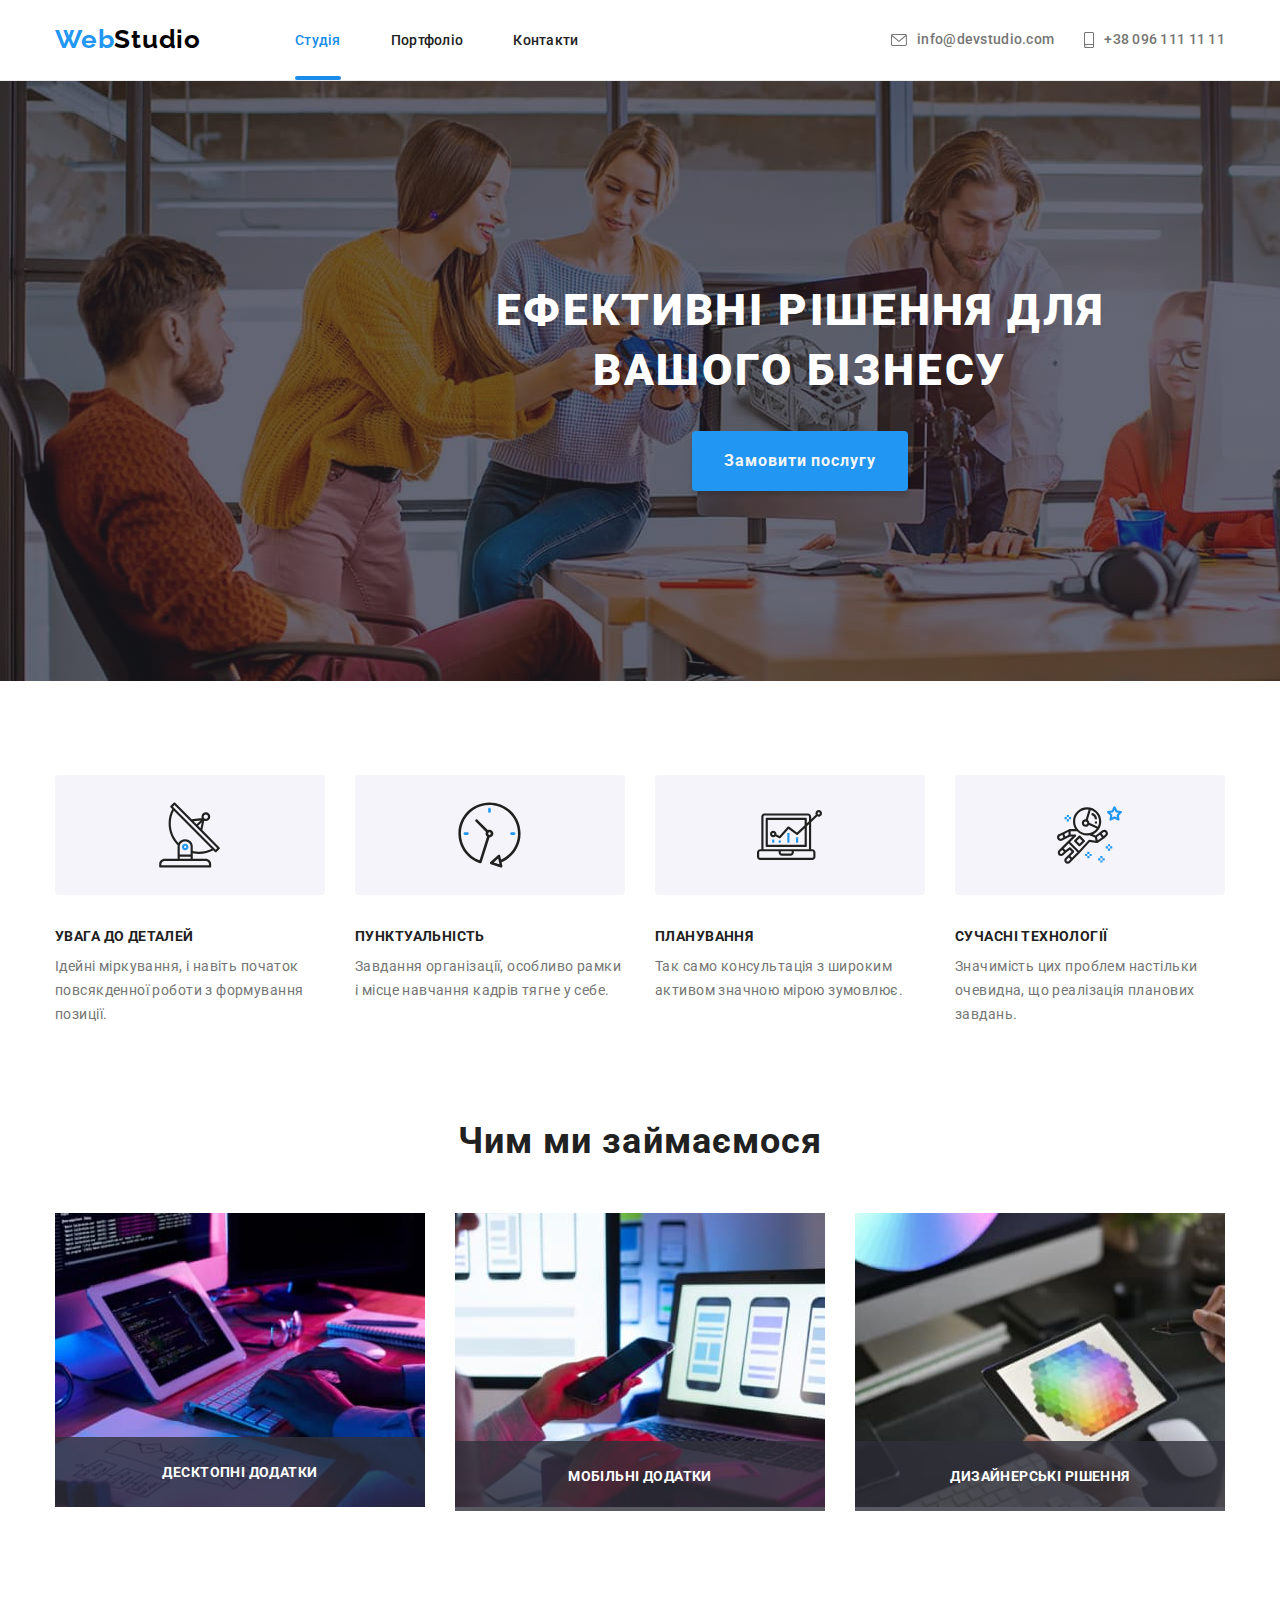
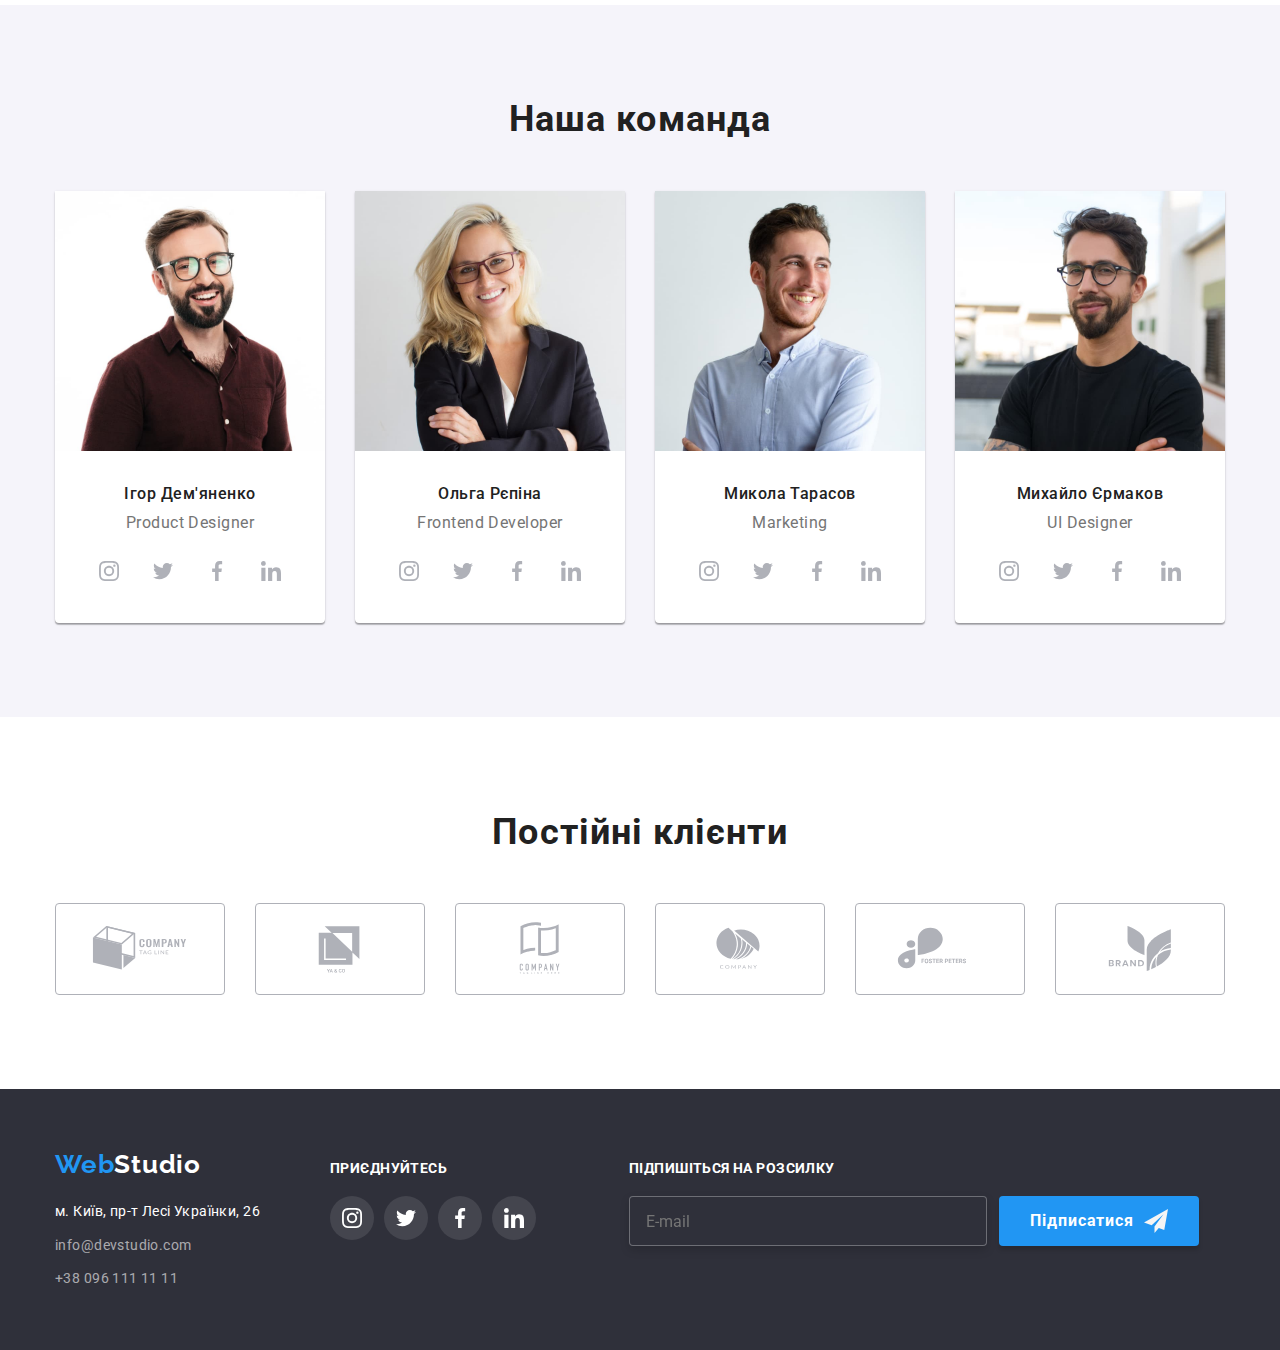
<file: index.html>
<!DOCTYPE html>
<html lang="uk">

<head>
  <meta charset="UTF-8">
  <meta http-equiv="X-UA-Compatible" content="IE=edge">
  <meta name="viewport" content="width=device-width, initial-scale=1.0">
  <title>homework</title>
  <link rel="preconnect" href="https://fonts.googleapis.com">
  <link rel="preconnect" href="https://fonts.gstatic.com" crossorigin>
  <link href="https://fonts.googleapis.com/css2?family=Raleway:wght@700&family=Roboto:wght@400;500;700;900&display=swap"
    rel="stylesheet">
  <link rel="stylesheet" href="https://cdnjs.cloudflare.com/ajax/libs/modern-normalize/1.0.0/modern-normalize.min.css">
  <link rel="stylesheet" href="./css/styles.css">
</head>





<body>

  <!--head-->


  <header class="border">

    <div class="container">
      <nav class="menu">
        <a class="logo-sait" href="./index.html"> <span style="color: #2196F3;">Web</span>Studio
        </a>
        <ul class="nav-item">
          <li class="item"><a class="nav-item-text current" href="./index.html">Студія</a></li>
          <li class="item"><a class="nav-item-text " href="./portfolio.html">Портфоліо</a></li>
          <li class="item"><a class="nav-item-text " href="#">Контакти</a></li>
        </ul>

        <ul class="conts">

          <li class="contacts-item">

            <a class="contacts-text " href="mailto:info@devstudio.com">
              <svg class="icon-heder " Width="16" Height="12">
                <use href="./img/symbol-defs.svg#icon-mail"></use>
              </svg>

              info@devstudio.com
            </a>
          </li>

          <li class="contacts-item">

            <a class="contacts-text" href="tel:+380961111111">
              <svg class=" wewr icon-heder " Width="10" Height="16">
                <use href="./img/symbol-defs.svg#icon-tel"></use>
              </svg>
              +38 096 111 11 11
            </a>
          </li>
        </ul>

      </nav>
    </div>

  </header>


  <!--main-->

  <main>
    <section class="hero-section">
      <div class="container">
        <h1 class="hero-text">Ефективні рішення для вашого бізнесу</h1>
        <button class="main-batton" data-modal-open type="button">Замовити послугу</button>
      </div>
    </section>




    <section class="peculiarities">
      <div class="container">
        <ul class="marker">

          <li class="ddd">
            <div class="dddd">
              <svg class="icon-rectangle">
                <use class="aaa" width="65" height="70" href="./img/symbol-features.svg#icon-antenna">
                </use>
              </svg>
            </div>
            <h3 class="h3-text">увага до деталей</h3>
            <p class="p">Ідейні міркування, і навіть початок повсякденної роботи з формування позиції.</p>
          </li>



          <li class="ddd">
            <div class="dddd">
              <svg class="icon-rectangle">
                <use class="aaa" width="65" height="70" href="./img/symbol-features.svg#icon-clock">
                </use>
              </svg>
            </div>
            <h3 class="h3-text">пунктуальність</h3>
            <p class="p">Завдання організації, особливо рамки і місце навчання кадрів тягне у себе.</p>
          </li>


          <li class="ddd">
            <div class="dddd">
              <svg class="icon-rectangle">
                <use class="aaa" width="65" height="70" href="./img/symbol-features.svg#icon-diagram">
                </use>
              </svg>
            </div>
            <h3 class="h3-text">планування</h3>
            <p class="p">Так само консультація з широким активом значною мірою зумовлює.</p>
          </li>



          <li class="ddd">
            <div class="dddd">
              <svg class="icon-rectangle">
                <use class="aaa" width="65" height="70" href="./img/symbol-features.svg#icon-astronaut">
                </use>
              </svg>
            </div>
            <h3 class="h3-text">сучасні технології</h3>
            <p class="p">Значимість цих проблем настільки очевидна, що реалізація планових завдань.</p>
          </li>
        </ul>
      </div>
    </section>



    <!--Чим ми займаємося-->
    <section class="What">
      <div class="container">
        <h2 class="h2-text">Чим ми займаємося</h2>
        <ul class="foto">

          <li>
            <div class="product-thumb">

              <h2 class="decor-img">Десктопні додатки</h2>
              <img src="./img/web1.jpg" alt="Чим ми займаємося" width=370 height="294">

            </div>


          </li>

          <div class="product-thumb">
            <h2 class="decor-img">Мобільні додатки</h2>
            <li><img src="./img/web2.jpg" alt="Чим ми займаємося" width=370 height="294"></li>
          </div>


          <div class="product-thumb">

            <h2 class="decor-img">Дизайнерські рішення</h2>
            <li><img src="./img/web3.jpg" alt="Чим ми займаємося" width=370 height="294"></li>

          </div>

        </ul>
      </div>
    </section>

    <!--Наша команда-->

    <section class="team">
      <div class="container">
        <h2 class="our-team">Наша команда</h2>


        <div class="rrr">
          <li class="team-foto"><img src="./img/igor.jpg" alt="Наша команда" width="270" height="260">
            <p class="name-team">Ігор Дем'яненко</p>
            <h3 class="team-professions">Product Designer</h3>





            <ul class="team-socials">
              <li class="team-socials-item">
                <a href="#" class="team-socials-link">

                  <svg class="team-socials-icon" width=20 height=20>
                    <use href="./img/symbol-social.svg#icon-instagram"></use>
                  </svg>

                </a>
              </li>

              <li class="team-socials-item">
                <a href="#" class="team-socials-link">

                  <svg class="team-socials-icon" width=20 height=20>
                    <use href="./img/symbol-social.svg#icon-twitter"></use>
                  </svg>

                </a>
              </li>

              <li class="team-socials-item">
                <a href="#" class="team-socials-link">

                  <svg class="team-socials-icon" width=20 height=20>
                    <use href="./img/symbol-social.svg#icon-facebook"></use>
                  </svg>

                </a>
              </li>

              <li class="team-socials-item">
                <a href="#" class="team-socials-link">

                  <svg class="team-socials-icon" width=20 height=20>
                    <use href="./img/symbol-social.svg#icon-linkedin"></use>
                  </svg>

                </a>
              </li>

            </ul>



          <li class="team-foto"><img src="./img/olga.jpg" alt="Наша команда" width="270" height="260">
            <p class="name-team">Ольга Рєпіна</p>
            <h3 class="team-professions">Frontend Developer</h3>
            <ul class="team-socials">
              <li class="team-socials-item">
                <a href="#" class="team-socials-link">

                  <svg class="team-socials-icon" width=20 height=20>
                    <use href="./img/symbol-social.svg#icon-instagram"></use>
                  </svg>

                </a>
              </li>

              <li class="team-socials-item">
                <a href="#" class="team-socials-link">

                  <svg class="team-socials-icon" width=20 height=20>
                    <use href="./img/symbol-social.svg#icon-twitter"></use>
                  </svg>

                </a>
              </li>

              <li class="team-socials-item">
                <a href="#" class="team-socials-link">

                  <svg class="team-socials-icon" width=20 height=20>
                    <use href="./img/symbol-social.svg#icon-facebook"></use>
                  </svg>

                </a>
              </li>

              <li class="team-socials-item">
                <a href="#" class="team-socials-link">

                  <svg class="team-socials-icon" width=20 height=20>
                    <use href="./img/symbol-social.svg#icon-linkedin"></use>
                  </svg>

                </a>
              </li>

            </ul>

          </li>


          <li class="team-foto"><img src="./img/mykola.jpg" alt="Наша команда" width="270" height="260">
            <p class="name-team">Микола Тарасов</p>
            <h3 class="team-professions">Marketing</h3>
            <ul class="team-socials">
              <li class="team-socials-item">
                <a href="#" class="team-socials-link">

                  <svg class="team-socials-icon" width=20 height=20>
                    <use href="./img/symbol-social.svg#icon-instagram"></use>
                  </svg>

                </a>
              </li>

              <li class="team-socials-item">
                <a href="#" class="team-socials-link">

                  <svg class="team-socials-icon" width=20 height=20>
                    <use href="./img/symbol-social.svg#icon-twitter"></use>
                  </svg>

                </a>
              </li>

              <li class="team-socials-item">
                <a href="#" class="team-socials-link">

                  <svg class="team-socials-icon" width=20 height=20>
                    <use href="./img/symbol-social.svg#icon-facebook"></use>
                  </svg>

                </a>
              </li>

              <li class="team-socials-item">
                <a href="#" class="team-socials-link">

                  <svg class="team-socials-icon" width=20 height=20>
                    <use href="./img/symbol-social.svg#icon-linkedin"></use>
                  </svg>

                </a>
              </li>

            </ul>
          </li>

          <li class="team-foto"><img src="./img/myxailo.jpg" alt="Наша команда" width="270" height="260">
            <p class="name-team">Михайло Єрмаков</p>
            <h3 class="team-professions">UI Designer</h3>

            <ul class="team-socials">

              <li class="team-socials-item">
                <a href="#" class="team-socials-link">
                  <svg class="team-socials-icon" width=20 height=20>
                    <use href="./img/symbol-social.svg#icon-instagram"></use>
                  </svg>
                </a>
              </li>

              <li class="team-socials-item">
                <a href="#" class="team-socials-link">
                  <svg class="team-socials-icon" width=20 height=20>
                    <use href="./img/symbol-social.svg#icon-twitter"></use>
                  </svg>
                </a>
              </li>

              <li class="team-socials-item">
                <a href="#" class="team-socials-link">
                  <svg class="team-socials-icon" width=20 height=20>
                    <use href="./img/symbol-social.svg#icon-facebook"></use>
                  </svg>
                </a>
              </li>

              <li class="team-socials-item">
                <a href="#" class="team-socials-link">
                  <svg class="team-socials-icon" width=20 height=20>
                    <use href="./img/symbol-social.svg#icon-linkedin"></use>
                  </svg>
                </a>
              </li>
            </ul>
          </li>
        </div>
    </section>



    <section class="ikn">
      <div class="container">
        <h2 class="ikns">Постійні клієнти</h2>

        <ul class="clients-list">

          <li class="clients">
            <a class="clients-link" href="#" target="_blank">
              <svg class="icon-company" width="106" height="60">
                <use href="./img/symbol-clients.svg#icon-Logo6"></use>
              </svg>
            </a>
          </li>

          <li class="clients">
            <a class="clients-link" href="#" target="_blank">
              <svg class="icon-company" width="106" height="60">
                <use href="./img/symbol-clients.svg#icon-Logo1"></use>
              </svg>
            </a>
          </li>

          <li class="clients">
            <a class="clients-link" href="#" target="_blank">
              <svg class="icon-company" width="106" height="60">
                <use href="./img/symbol-clients.svg#icon-Logo2"></use>
              </svg>
            </a>
          </li>

          <li class="clients">
            <a class="clients-link" href="#" target="_blank">
              <svg class="icon-company" width="106" height="60">
                <use href="./img/symbol-clients.svg#icon-Logo3"></use>
              </svg>
            </a>
          </li>

          <li class="clients">
            <a class="clients-link" href="#" target="_blank">
              <svg class="icon-company" width="106" height="60">
                <use href="./img/symbol-clients.svg#icon-Logo4"></use>
              </svg>
            </a>
          </li>

          <li class="clients">
            <a class="clients-link" href="#" target="_blank">
              <svg class="icon-company" width="106" height="60">
                <use href="./img/symbol-clients.svg#icon-Logo5"></use>
              </svg>
            </a>
          </li>

        </ul>
      </div>

    </section>


    <!--footer-->

    <footer class="address">


      <div class="container">
        <div class="footer-socials">
          <div class="adress-items">
            <a class="logo-nav-address" href="./index.html"> <span style="color: #2196F3;">Web</span>Studio </a>
            <ul class="contacts">
              <li class="cont"><a class="cont-address-text" href="https://goo.gl/maps/hf1jpu9bbmZNbc6U8" target="_blank"
                  rel="noopener norreffer">м. Київ, пр-т Лесі
                  Українки, 26</a></li>
              <li class="cont"><a class="cont-mail-text" href="mailto:info@devstudio.com">info@devstudio.com</a></li>
              <li class="cont"><a class="cont-tel-tex" href="tel:+380961111111">+38 096 111 11 11</a></li>
            </ul>
          </div>



          <div class="conect-items">
            <p>приєднуйтесь</p>
            <ul class="connect-list">
              <li class="connect-item">
                <a href="#" class="connect-link">
                  <svg width=20 height=20>
                    <use href="./img/symbol-social.svg#icon-instagram"></use>
                  </svg>
                </a>
              </li>

              <li class="connect-item">
                <a href="#" class="connect-link">
                  <svg width=20 height=20>
                    <use href="./img/symbol-social.svg#icon-twitter"></use>
                  </svg>
                </a>
              </li>

              <li class="connect-item">
                <a href="#" class="connect-link">
                  <svg width=20 height=20>
                    <use href="./img/symbol-social.svg#icon-facebook"></use>
                  </svg>
                </a>
              </li>

              <li class="connect-item">
                <a href="#" class="connect-link">
                  <svg width=20 height=20>
                    <use href="./img/symbol-social.svg#icon-linkedin"></use>
                  </svg>
                </a>
              </li>
            </ul>
          </div>


          <div class="form-email">
            <p>Підпишіться на розсилку</p>
            <div class="forms-button">
              <form action="name">
                <label for="mail">
                  <input class="mmm" type="email" name="mail" id="mail" placeholder="E-mail" />
                </label>
              </form>
              <button class="form-batton" type="submit">Підписатися
                <svg width=24 height=24>
                  <use href="./img/symbol-clients.svg#icon-send"></use>
                </svg></button>
            </div>
          </div>
        </div>




    </footer>

    <div class="backdrop is-hidden" data-modal>
      <div class="modal">
        <strong class="modal-text">Залиште свої дані, ми вам передзвонимо</strong>

        <form class="contact-form" name="contact-form">
          <label for="name">
            <span class="form-label"> Ім 'я </span>
            <span class="contact-form-box">
              <input class="form-input" type="text" name="name" id="name" />
              <svg class="contact-form-icon" width=18 height=18>
                <use href="./img/symbol-clients.svg#icon-person-black"></use>
              </svg>
            </span>
          </label>

          <label for="phone">
            <span class="form-label"> Телефон </span>
            <span class="contact-form-box">
              <input class="form-input" type="text" name="phone" id="phone" />
              <svg class="contact-form-icon" width=18 height=18>
                <use href="./img/symbol-clients.svg#icon-phone-black"></use>
              </svg>
            </span>

          </label>

          <label for="email">
            <span class="form-label"> Пошта </span>
            <span class="contact-form-box">
              <input class="form-input" type="text" name="email" id="email" />
              <svg class="contact-form-icon" width=18 height=18>
                <use href="./img/symbol-clients.svg#icon-email-black"></use>
              </svg>
            </span>
          </label>

          <label for="texterea">
            <span class="form-label"> Коментар </span>
            <textarea class="form-input-texterea form-input" id="texterea" placeholder="Введіть текст"></textarea>
          </label>




          <label class="contact-form-accept" for="accept">
            <input class="contact-form-checkbox" type="checkbox" name="accept" id="accept">
            <span class="checkbox-checked"></span>
            <span class="contact-form-text">Погоджуюся з розсилкою та приймаю
              <a class="contact-form-link" href="#">Умови договору</a>
            </span>
          </label>

          <button class="form-batton-modal" type="submit">Відправити</button>



        </form>


        <buttom class="btn-modal-close" data-modal-close>
          <svg class="modal-close-icon" href="#" width="18" height="18">
            <use href="./img/symbol-features.svg#icon-close"></use>
          </svg>
        </buttom>
      </div>
    </div>

    <script src="./js/modal.js"></script>
</body>

</html>
</file>
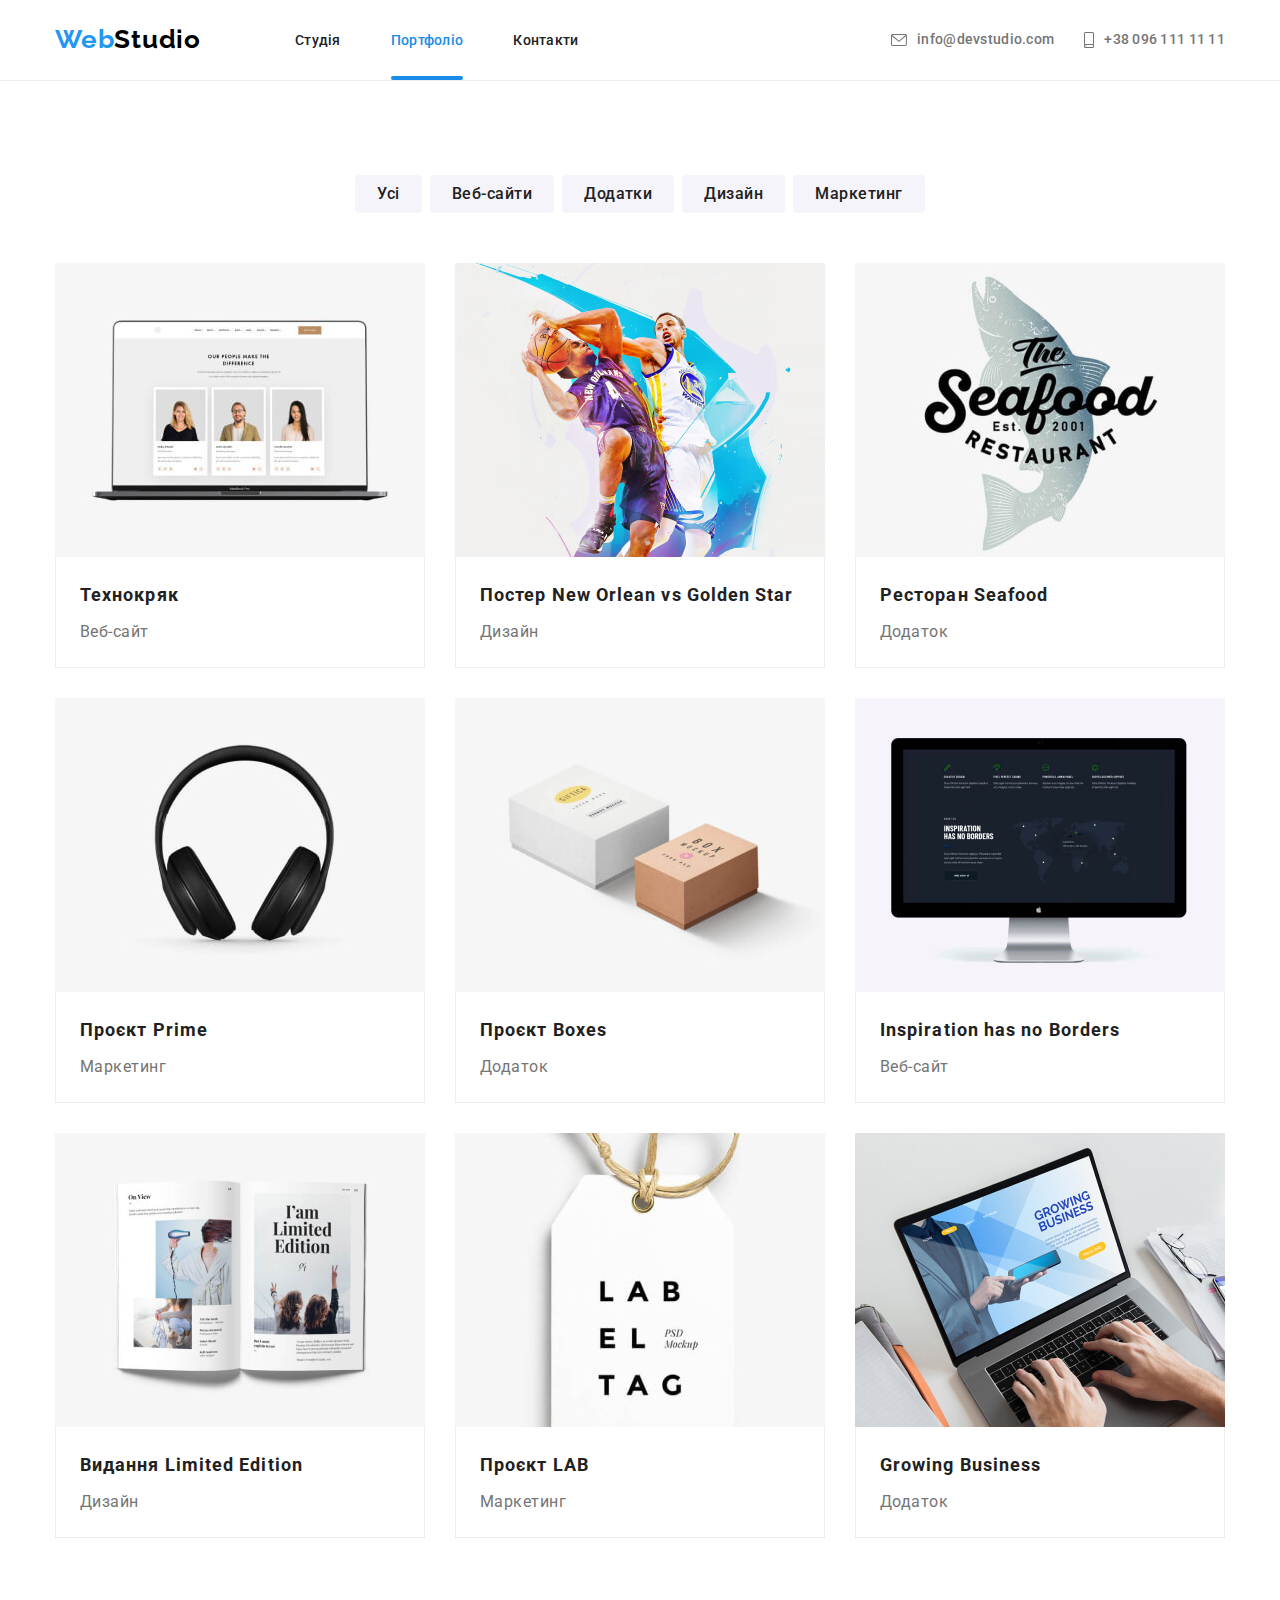
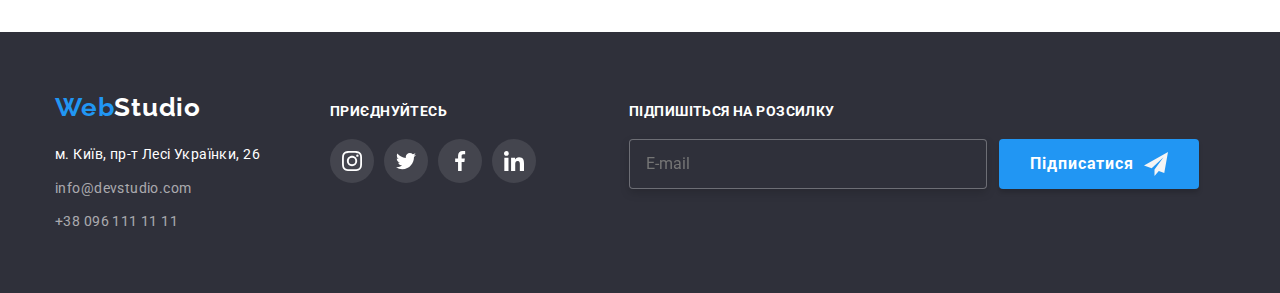
<file: portfolio.html>
<!DOCTYPE html>
<html lang="uk">

<head>
    <meta charset="UTF-8">
    <meta http-equiv="X-UA-Compatible" content="IE=edge">
    <meta name="viewport" content="width=device-width, initial-scale=1.0">
    <title>Portfolio</title>
    <link rel="preconnect" href="https://fonts.googleapis.com">
    <link rel="preconnect" href="https://fonts.gstatic.com" crossorigin>
    <link href="https://fonts.gstatic.com" rel="styleshheet">
    <link
        href="https://fonts.googleapis.com/css2?family=Raleway:wght@700&family=Roboto:wght@400;500;700;900&display=swap"
        rel="stylesheet">
    <link rel="stylesheet"
        href="https://cdnjs.cloudflare.com/ajax/libs/modern-normalize/1.0.0/modern-normalize.min.css">
    <link rel="stylesheet" href="./css/styles.css">
    <link rel="stylesheet" href="./css/styles.css">
</head>


<!--head-->

<header class="border">

    <div class="container">
        <nav class="menu">
            <a class="logo-sait" href="./index.html"> <span style="color: #2196F3;">Web</span>Studio
            </a>
            <ul class="nav-item">
                <li class="item"><a class="nav-item-text" href="./index.html">Студія</a></li>
                <li class="item"><a class="nav-item-text current" href="./portfolio.html">Портфоліо</a></li>
                <li class="item"><a class="nav-item-text" href="#">Контакти</a></li>
            </ul>

            <ul class="conts">
                <li class="contacts-item">
                    <a class="contacts-text" href="mailto:info@devstudio.com">
                        <svg class="icon-heder wewr " Width="16" Height="12">
                            <use href="./img/symbol-defs.svg#icon-mail"></use>
                        </svg>
                        info@devstudio.com
                    </a>
                </li>

                <li class="contacts-item">

                    <a class="contacts-text" href="tel:+380961111111">
                        <svg class="icon-heder wewr " Width="10" Height="16">
                            <use href="./img/symbol-defs.svg#icon-tel"></use>
                        </svg>
                        +38 096 111 11 11
                    </a>
                </li>
            </ul>
        </nav>
    </div>

</header>


<main>
    <section class="prodjects">

        <div class=container>
            <ul class="batton-portfolio">
                <li class="qq"><button class="portfolio-batton" type="button">Усі</button></li>
                <li class="qq"><button class="portfolio-batton" type="button">Веб-сайти</button></li>
                <li class="qq"><button class="portfolio-batton" type="button">Додатки</button></li>
                <li class="qq"><button class="portfolio-batton" type="button">Дизайн</button></li>
                <li class="qq"><button class="portfolio-batton" type="button">Маркетинг</button></li>
            </ul>

            <ul class="img">



                <li class="img-shad">
                    <a class="img-shad-top" href="#" target="_blank">
                        <div class="img-wrapper">
                            <img class="img-top" src="./img/texnocryk.jpg" alt="технокряк" width="370" height="294">
                            <p class="opis"> Ресурс пропонує комплексні пропозиції з різним рівнем функціоналу та
                                сервісів. Все це дозволить відвідувачу отримати
                                вичерпні відомості про компанію чи приватну особу.</p>
                        </div>
                        <div class="img-structur">
                            <h3 class="project-text">Технокряк</h3>
                            <p class="work">Веб-сайт</p>
                        </div>
                    </a>
                </li>




                <li class="img-shad">
                    <a class="img-shad-top" href="#" target="_blank">
                        <div class="img-wrapper">
                            <img class="img-top" src="./img/basketball.jpg" alt="баскетбол" width="370" height="294">
                            <p class="opis"> Ресурс пропонує комплексні пропозиції з різним рівнем функціоналу та
                                сервісів. Все це дозволить відвідувачу отримати
                                вичерпні відомості про компанію чи приватну особу.</p>
                        </div>
                        <div class="img-structur">
                            <h3 class="project-text">Постер New Orlean vs Golden Star</h3>
                            <p class="work">Дизайн</p>
                        </div>
                    </a>
                </li>


                <li class="img-shad">
                    <a class="img-shad-top" href="#" target="_blank">
                        <div class="img-wrapper">
                            <img class="img-top" src="./img/seafood.jpg" alt="морськаеда" width="370" height="294">
                            <p class="opis"> Ресурс пропонує комплексні пропозиції з різним рівнем функціоналу та
                                сервісів. Все це дозволить відвідувачу отримати
                                вичерпні відомості про компанію чи приватну особу.</p>
                        </div>
                        <div class="img-structur">
                            <h3 class="project-text">Ресторан Seafood</h3>
                            <p class="work">Додаток</p>
                        </div>
                    </a>
                </li>


                <li class="img-shad">
                    <a class="img-shad-top" href="#" target="_blank">
                        <div class="img-wrapper">
                            <img class="img-top" src="./img/headphones.jpg" alt="навушники" width="370" height="294">
                            <p class="opis"> Ресурс пропонує комплексні пропозиції з різним рівнем функціоналу та
                                сервісів. Все це дозволить відвідувачу отримати
                                вичерпні відомості про компанію чи приватну особу.</p>
                        </div>
                        <div class="img-structur">
                            <h3 class="project-text">Проєкт Prime</h3>
                            <p class="work">Маркетинг</p>
                        </div>
                    </a>
                </li>

                <li class="img-shad">
                    <a class="img-shad-top" href="#" target="_blank">
                        <div class="img-wrapper">
                            <img class="img-top" src="./img/boxes.jpg" alt="коробки" width="370" height="294">
                            <p class="opis"> Ресурс пропонує комплексні пропозиції з різним рівнем функціоналу та
                                сервісів. Все це дозволить відвідувачу отримати
                                вичерпні відомості про компанію чи приватну особу.</p>
                        </div>
                        <div class="img-structur">
                            <h3 class="project-text">Проєкт Boxes</h3>
                            <p class="work">Додаток</p>
                        </div>
                    </a>
                </li>

                <li class="img-shad">
                    <a class="img-shad-top" href="#" target="_blank">
                        <div class="img-wrapper">
                            <img class="img-top" src="./img/imac.jpg" alt="аймак" width="370" height="294">
                            <p class="opis"> Ресурс пропонує комплексні пропозиції з різним рівнем функціоналу та
                                сервісів. Все це дозволить відвідувачу отримати
                                вичерпні відомості про компанію чи приватну особу.</p>
                        </div>
                        <div class="img-structur">
                            <h3 class="project-text">Inspiration has no Borders</h3>
                            <p class="work">Веб-сайт</p>
                        </div>
                    </a>
                </li>

                <li class="img-shad">
                    <a class="img-shad-top" href="#" target="_blank">
                        <div class="img-wrapper">
                            <img class="img-top" src="./img/book.jpg" alt="книга" width="370" height="294">
                            <p class="opis"> Ресурс пропонує комплексні пропозиції з різним рівнем функціоналу та
                                сервісів. Все це дозволить відвідувачу отримати
                                вичерпні відомості про компанію чи приватну особу.</p>
                        </div>
                        <div class="img-structur">
                            <h3 class="project-text">Видання Limited Edition</h3>
                            <p class="work">Дизайн</p>
                        </div>
                    </a>
                </li>

                <li class="img-shad">
                    <a class="img-shad-top" href="#" target="_blank">
                        <div class="img-wrapper">
                            <img class="img-top" src="./img/lab.jpg" alt="лаб" width="370" height="294">
                            <p class="opis"> Ресурс пропонує комплексні пропозиції з різним рівнем функціоналу та
                                сервісів. Все це дозволить відвідувачу отримати
                                вичерпні відомості про компанію чи приватну особу.</p>
                        </div>
                        <div class="img-structur">
                            <h3 class="project-text">Проєкт LAB</h3>
                            <p class="work">Маркетинг</p>
                        </div>
                    </a>
                </li>

                <li class="img-shad">
                    <a class="img-shad-top" href="#" target="_blank">
                        <div class="img-wrapper">
                            <img class="img-top" src="./img/notebook.jpg" alt="ноутбук" width="370" height="294">
                            <p class="opis"> Ресурс пропонує комплексні пропозиції з різним рівнем функціоналу та
                                сервісів. Все це дозволить відвідувачу отримати
                                вичерпні відомості про компанію чи приватну особу.</p>
                        </div>
                        <div class="img-structur">
                            <h3 class="project-text">Growing Business</h3>
                            <p class="work">Додаток</p>
                        </div>
                    </a>
                </li>

            </ul>
        </div>
    </section>


</main>

<footer class="address">


    <div class="container">
        <div class="footer-socials">
            <div class="adress-items">
                <a class="logo-nav-address" href="./index.html"> <span style="color: #2196F3;">Web</span>Studio </a>
                <ul class="contacts">
                    <li class="cont"><a class="cont-address-text" href="https://goo.gl/maps/hf1jpu9bbmZNbc6U8"
                            target="_blank" rel="noopener norreffer">м. Київ, пр-т Лесі
                            Українки, 26</a></li>
                    <li class="cont"><a class="cont-mail-text" href="mailto:info@devstudio.com">info@devstudio.com</a>
                    </li>
                    <li class="cont"><a class="cont-tel-tex" href="tel:+380961111111">+38 096 111 11 11</a></li>
                </ul>
            </div>



            <div class="conect-items">
                <p>приєднуйтесь</p>
                <ul class="connect-list">
                    <li class="connect-item">
                        <a href="#" class="connect-link">
                            <svg width=20 height=20>
                                <use href="./img/symbol-social.svg#icon-instagram"></use>
                            </svg>
                        </a>
                    </li>

                    <li class="connect-item">
                        <a href="#" class="connect-link">
                            <svg width=20 height=20>
                                <use href="./img/symbol-social.svg#icon-twitter"></use>
                            </svg>
                        </a>
                    </li>

                    <li class="connect-item">
                        <a href="#" class="connect-link">
                            <svg width=20 height=20>
                                <use href="./img/symbol-social.svg#icon-facebook"></use>
                            </svg>
                        </a>
                    </li>

                    <li class="connect-item">
                        <a href="#" class="connect-link">
                            <svg width=20 height=20>
                                <use href="./img/symbol-social.svg#icon-linkedin"></use>
                            </svg>
                        </a>
                    </li>
                </ul>
            </div>


            <div class="form-email">
                <p>Підпишіться на розсилку</p>
                <div class="forms-button">
                    <form action="name">
                        <label for="mail">
                            <input class="mmm" type="email" name="mail" id="mail" placeholder="E-mail" />
                        </label>
                    </form>
                    <button class="form-batton" type="submit">Підписатися
                        <svg width=24 height=24>
                            <use href="./img/symbol-clients.svg#icon-send"></use>
                        </svg></button>
                </div>
            </div>
        </div>




</footer>

</body>

</html>
</file>
<file: css/styles.css>
:root {
  --best-color1: #2196f3;
  --best-color2: #f5f5f5;
  --best-color3: #212121;
  --best-color4: #757575;
  --best-color5: #f5f4fa;
  --best-color6: #2f303a;
  --best-color7: #000000;
  --best-color8: #ffffff;
  --best-color9: #ffffff99;
  --best-color10: #e60909;
}

/* reset */
h1,
h2,
h3,
h4,
h5,
h6,
p,
ul {
  margin: 0;
  padding: 0;
}
body {
  background-color: var(--best-color8);
  font-family: "Roboto", sans-serif;
  color: var(--best-color3);
  text-decoration: none;
}
.border {
  border-bottom-width: 1px;
  border-bottom-style: solid;
  border-bottom-color: #ececec;
}

.container {
  width: 1200px;
  margin: 0 auto;
  padding-left: 15px;
  padding-right: 15px;
}
.menu {
  display: flex;
  align-items: center;
  margin: auto;
}

.logo-sait {
  padding-top: 24px;
  padding-bottom: 25px;
  display: flex;
  font-family: "Raleway", sans-serif;
  font-size: 26px;
  font-weight: 700;
  line-height: 1.19;
  letter-spacing: 0.03em;
  color: var(--best-color7);
  text-decoration: none;
  font-style: normal;
  line-height: 31px;
}

.nav-item {
  margin-left: 94px;
  font-weight: 500;
  align-items: center;
  display: flex;
  list-style-type: none;
}
.nav-item-text {
  padding: 32px 0;
  font-family: "Roboto", sans-serif;
  text-decoration: none;
  color: var(--best-color3);
  font-style: normal;
  font-size: 14px;
  line-height: 1.14;
  letter-spacing: 0.02em;
  transition: color 250ms cubic-bezier(0.4, 0, 0.2, 1);
}

.nav-item-text.current {
  color: #188ce8;
  position: relative;
}
.current:after {
  content: "";
  position: absolute;
  background: #188ce8;
  border-radius: 2px;
  height: 4px;
  width: 100%;
  left: 0%;
  bottom: 0%;
}

.nav-item .item + .item {
  margin-left: 50px;
}
.nav-item-text:focus {
  color: var(--best-color1);
}
.nav-item-text:hover {
  color: var(--best-color1);
}

/* mail-tel*/

.conts {
  margin-left: auto;
  display: flex;
  align-items: center;
}
.conts .contacts-item + .contacts-item {
  margin-left: 30px;
}

.conect-items {
  display: inline-block;
  text-decoration: none;
}

.contacts-text {
  padding: 32px 0;
  fill: #757575;
  display: flex;
  align-items: center;
  text-decoration: none;
  font-family: "Roboto", sans-serif;
  font-size: 14px;
  font-weight: 500;
  line-height: 1.14;
  letter-spacing: 0.02em;
  text-align: left;
  color: var(--best-color4);
  transition: color 900ms cubic-bezier(0.4, 0, 0.2, 1),
    fill 250ms cubic-bezier(0.4, 0, 0.2, 1);
}

li.contacts-item {
  list-style-type: none;
}

.icon-heder {
  fill: #757575;
  display: flex;
  margin-right: 10px;
  transition: fill 250ms cubic-bezier(0.4, 0, 0.2, 1);
}

.icon-heder:hover {
  fill: #2196f3;
  color: var(--best-color1);
}

.contacts-text:hover {
  fill: #2196f3;
  color: var(--best-color1);
}

.contacts-text:focus {
  fill: #2196f3;
  color: var(--best-color1);
}

/* Ефективні рішення для вашого бізнесу */

.hero-section {
  background-repeat: no-repeat;
  width: 1600px;
  height: 600px;
  margin: 0 auto;
  background-color: #c4c4c4;
  background-image: linear-gradient(
      rgba(47, 48, 58, 0.4),
      rgba(47, 48, 58, 0.4)
    ),
    url(../img/team.jpg);
  border-top-width: 3px;
  padding-top: 200px;
  padding-bottom: 200px;
}

.hero-text {
  text-transform: uppercase;
  color: white;
  font-size: 44px;
  font-weight: 900;
  line-height: 1.36;
  letter-spacing: 0.06em;
  text-align: center;
  max-width: 696px;
  margin: auto;
}

.main-batton {
  display: block;
  margin: 0 auto;
  font-family: "roboto";
  border-radius: 4px;
  padding: 15px 32px;
  font-size: 16px;
  font-weight: 700;
  line-height: 1.87;
  letter-spacing: 0.06em;
  text-align: center;
  cursor: pointer;
  text-decoration: none;
  margin-top: 30px;
  border: none;
  background-color: var(--best-color1);
  border-color: var(--brand-color1);
  color: var(--best-color2);
  box-shadow: 0px 4px 4px rgba(0, 0, 0, 0.15);
  transition: background-color 250ms cubic-bezier(0.4, 0, 0.2, 1);
}

.main-batton:focus {
  border-radius: 4px;
  background-color: #188ce8;
}
.main-batton:hover {
  background-color: #188ce8;
  box-shadow: 0px 4px 4px rgba(0, 0, 0, 0.15);
}
.main-batton:active {
  background-color: #188ce8;
}

.marker {
  gap: 30px;
  display: flex;
  list-style-type: none;
}
.peculiarities {
  padding-bottom: 94px;
  padding-top: 94px;
  display: block;
}

/*Чим ми займаємося */

.icon-rectangle {
  padding: 25px 102px 25px 102px;
  width: 270px;
  height: 120px;
  background: #f5f4fa;
  border-radius: 4px;
}
.What {
  padding-bottom: 94px;
}
.h3-text {
  margin-top: 30px;
  font-family: "Roboto", sans-serif;
  font-size: 14px;
  font-weight: 700;
  line-height: 1.14;
  letter-spacing: 0.03em;
  text-align: left;
  color: var(--best-color3);
  text-transform: uppercase;
  margin-bottom: 10px;
}

.p {
  font-family: "Roboto", sans-serif;
  font-size: 14px;
  line-height: 1.71;
  letter-spacing: 0.03em;
  text-align: left;
  color: var(--best-color4);
  width: 270px;
}
.foto {
  gap: 30px;
}
.h2-text {
  margin-bottom: 50px;
  font-family: "Roboto", sans-serif;
  font-size: 36px;
  font-weight: 700;
  line-height: 1.16;
  letter-spacing: 0.03em;
  text-align: center;
  color: var(--best-color3);
  text-align: center;
}

.product-thumb {
  position: relative;
  display: flex;
  align-items: center;
  justify-content: center;
}

.product-thumb::before {
  display: inline-block;
  position: absolute;
  content: "";
  width: 100%;
  height: 70px;
  bottom: 0%;
  background-color: rgba(47, 48, 58, 0.8);
}
.decor-img {
  font-family: "Roboto";
  font-style: normal;
  font-weight: 700;
  font-size: 14px;
  line-height: 16px;
  text-align: center;
  letter-spacing: 0.03em;
  text-transform: uppercase;
  bottom: 27px;
  color: #ffffff;

  position: absolute;
}

/* Наша команда*/

.team {
  padding-top: 94px;
  padding-bottom: 94px;
}

.team-foto {
  box-shadow: 0px 1px 3px rgba(0, 0, 0, 0.12), 0px 1px 1px rgba(0, 0, 0, 0.14),
    0px 2px 1px rgba(0, 0, 0, 0.2);
  border-radius: 0px 0px 4px 4px;
  background-color: #ffffff;
  list-style-type: none;
}
.rrr {
  gap: 30px;
  display: flex;
}
.our-team {
  font-family: "Roboto", sans-serif;
  font-size: 36px;
  font-weight: 700;
  line-height: 1.16;
  letter-spacing: 0.03em;
  text-align: center;
  color: var(--best-color3);
  margin-bottom: 50px;
}
.name-team {
  padding-top: 30px;
  margin-bottom: 10px;
  font-family: "Roboto", sans-serif;
  font-size: 16px;
  font-weight: 500;
  line-height: 1.18;
  letter-spacing: 0.03em;
  text-align: center;
  color: var(--best-color3);
}
.team-professions {
  font-family: "Roboto", sans-serif;
  font-size: 16px;
  font-weight: 400;
  line-height: 1.18;
  letter-spacing: 0.03em;
  text-align: center;
  color: var(--best-color4);
}
.address {
  padding-top: 60px;
  padding-bottom: 60px;
  background-color: var(--best-color6);
}
.logo-nav-address {
  font-family: "Raleway", sans-serif;
  font-size: 26px;
  font-weight: 700;
  line-height: 1.19;
  letter-spacing: 0.03em;
  text-align: left;
  color: var(--best-color8);
  text-decoration: none;
  font-style: normal;
  margin-bottom: 20px;
  display: block;
}
.contacts {
  list-style-type: none;
  font-style: normal;
  display: block;
}

.cont-address-text {
  text-decoration: none;
  font-family: "Roboto", sans-serif;
  font-size: 14px;
  font-weight: 400;
  line-height: 1.71;
  letter-spacing: 0.03em;
  text-align: left;
  color: var(--best-color8);
}
.contacts :not(:last-child) {
  margin-bottom: 9px;
}

.cont-mail-text {
  text-decoration: none;
  height: 21px;
  width: 231px;
  left: 215px;
  top: 2235px;
  border-radius: nullpx;
  color: var(--best-color9);
  font-family: "Roboto", sans-serif;
  font-style: normal;
  font-weight: 400;
  font-size: 14px;
  line-height: 24px;
  letter-spacing: 0.03em;
}
.cont-tel-tex {
  text-decoration: none;
  height: 21px;
  width: 231px;
  left: 215px;
  top: 2235px;
  border-radius: nullpx;
  color: var(--best-color9);
  font-family: "Roboto", sans-serif;
  font-style: normal;
  font-weight: 400;
  font-size: 14px;
  line-height: 24px;

  letter-spacing: 0.03em;
}
.batton-portfolio {
  display: block;
  justify-content: center;
  display: flex;
  list-style-type: none;
  margin-bottom: 50px;
}
.batton-portfolio .qq + .qq {
  margin-left: 8px;
}
.prodjects {
  padding-top: 94px;
  padding-bottom: 94px;
}
.portfolio-batton:hover {
  color: var(--best-color8);
  background-color: var(--best-color1);
}
.portfolio-batton:active {
  cursor: pointer;
  color: var(--best-color8);
  background-color: var(--best-color1);
  font-family: "Roboto", sans-serif;
  font-size: 16px;
  font-weight: 500;
  line-height: 1.62;
  letter-spacing: 0.03em;
  text-align: center;
  border-style: none;
}
.portfolio-batton {
  border-radius: 4px;
  padding-left: 22px;
  padding-right: 22px;
  padding-top: 6px;
  padding-bottom: 6px;
  background-color: var(--best-color5);
  font-family: "Roboto", sans-serif;
  font-size: 16px;
  font-weight: 500;
  line-height: 1.62;
  letter-spacing: 0.03em;
  text-align: center;
  color: var(--best-color3);
  cursor: pointer;
  border: none;
  transition: color 250ms cubic-bezier(0.4, 0, 0.2, 1);
}

.portfolio-batton {
  transition: background-color 250ms cubic-bezier(0.4, 0, 0.2, 1);
}
.portfolio-batton:hover {
  box-shadow: 0px 3px 1px rgba(0, 0, 0, 0.1), 0px 1px 2px rgba(0, 0, 0, 0.08),
    0px 2px 2px rgba(0, 0, 0, 0.12);
}
.portfolio-batton:focus {
  border-radius: 4px;
  color: var(--best-color8);
  background-color: var(--best-color1);
}

.img {
  flex-wrap: wrap;
  display: flex;
  list-style-type: none;
  gap: 30px;
}
.img-shad {
  transition: color 250ms cubic-bezier(0.4, 0, 0.2, 1);
}
.img-shad-top {
  transition: box-shadow 250ms cubic-bezier(0.4, 0, 0.2, 1);
  list-style-type: none;
  text-decoration: none;
  display: block;
}

.img-wrapper {
  position: relative;
  overflow: hidden;
}

.opis {
  position: absolute;
  width: 322px;
  height: 168px;
  left: 239px;
  top: 323px;
  font-family: "Roboto";
  font-style: normal;
  font-weight: 400;
  font-size: 18px;
  line-height: 28px;
  letter-spacing: 0.03em;

  top: 0;
  left: 0;
  width: 100%;
  height: 100%;
  color: #ffffff;
  padding-top: 63px;
  padding-left: 24px;
  background-color: rgba(33, 150, 243, 0.9);
  overflow: auto;
  transform: translateY(100%);
  transition: transform 250ms linear;
}

.img-shad-top:hover .opis {
  transform: translateY(0%);
}

.img-shad-top:focus .opis {
  transform: translateY(0%);
}

.img-shad-top:hover {
  box-shadow: 0px 1px 1px rgba(0, 0, 0, 0.12), 0px 4px 4px rgba(0, 0, 0, 0.06),
    1px 4px 6px rgba(0, 0, 0, 0.16);
}

.img-shad-top:focus {
  box-shadow: 0px 1px 1px rgba(0, 0, 0, 0.12), 0px 4px 4px rgba(0, 0, 0, 0.06),
    1px 4px 6px rgba(0, 0, 0, 0.16);
}

.img-top {
  display: block;
  max-width: 100%;
  height: auto;
}
.img-structur {
  padding: 20px 24px;
  border: 1px solid #eeeeee;
  border-top: none;
}
.project-text {
  font-family: "Roboto", sans-serif;
  font-size: 18px;
  font-weight: 700;
  line-height: 2;
  letter-spacing: 0.06em;
  text-align: left;
  color: var(--best-color3);
}
.work {
  margin-top: 4px;
  font-family: "Roboto", sans-serif;
  font-size: 16px;
  font-weight: 400;
  line-height: 1.87;
  letter-spacing: 0.03em;
  text-align: left;
  color: var(--best-color4);
}

.foto {
  display: flex;
  list-style-type: none;
}
.team {
  background-color: var(--best-color5);
}

.one {
  flex: content;
}

.clients-list {
  display: flex;
  justify-content: center;
  align-items: center;
  gap: 30px;
  list-style: none;
  margin: 0;
  padding: 0;
  border: 0;
  font-size: 100%;
  font: inherit;
  vertical-align: baseline;
}

/* постійнй кклієнти*/

.ikn {
  padding-top: 94px;
  padding-bottom: 94px;
}

.ikns {
  margin-bottom: 50px;
  text-align: center;
  font-family: "Roboto";
  font-style: normal;
  font-weight: 700;
  font-size: 36px;
  line-height: 42px;
  text-align: center;
  letter-spacing: 0.03em;

  color: #212121;
}

.clients-link {
  cursor: pointer;
  border: 1px solid #afb1b8;
  border-radius: 4px;
  display: flex;
  justify-content: center;
  align-items: center;
  fill: #afb1b8;
  width: 170px;
  height: 92px;
}
.clients-link {
  transition: fill 250ms cubic-bezier(0.4, 0, 0.2, 1),
    border-color 250ms cubic-bezier(0.4, 0, 0.2, 1);
}

.clients-link:focus {
  border: 1px solid #2196f3;
  fill: #2196f3;
}
.clients-link:hover {
  border: 1px solid #2196f3;
  fill: #2196f3;
}

.team-socials {
  gap: 10px;
  list-style: none;
  display: flex;
  justify-content: center;
  margin: 16px 0px 30px 0px;
}
.team-socials-item {
  width: 44px;
  height: 44px;
}
.team-socials-link {
  display: flex;
  justify-content: center;
  align-items: center;
  width: 100%;
  height: 100%;
  background-color: #ffffff;
  border-radius: 50%;
  transition: background-color 250ms cubic-bezier(0.4, 0, 0.2, 1);
}

.team-socials-icon {
  fill: #afb1b8;
  transition: fill 250ms cubic-bezier(0.4, 0, 0.2, 1);
}

.team-socials-icon:hover {
  fill: #ffffff;
}
.team-socials-link:hover {
  background-color: #2196f3;
}
.team-socials-link:hover .team-socials-icon {
  fill: #ffffff;
}
.team-socials-link:focus .team-socials-icon {
  fill: #ffffff;
}
.team-socials-link:focus {
  background-color: #2196f3;
}

.footer-socials {
  display: flex;
  align-items: baseline;
}

.adress-items {
  margin-right: 70px;
}
.conect-items {
  margin-right: 93px;
  color: white;
  text-transform: uppercase;
  font-family: Roboto;
  font-size: 14px;
  font-weight: 700;
  line-height: 16px;
  letter-spacing: 0.03em;
  text-align: left;
}
.connect-list {
  list-style: none;
  display: flex;
  margin-top: 20px;
  gap: 10px;
}
.connect-link {
  fill: white;
  border-radius: 50%;
  background-color: #ffffff1a;
  padding: 12;
  display: flex;
  padding: 12px;
  margin: 0px;
  transition: background-color 250ms cubic-bezier(0.4, 0, 0.2, 1);
}
.connect-link:hover {
  background-color: #2196f3;
}
.connect-link:focus {
  background-color: #2196f3;
}

.backdrop {
  position: fixed;
  top: 0;
  left: 0;
  width: 100%;
  height: 100%;
  background: rgba(0, 0, 0, 0.2);
  z-index: 100;
  transition: opacity 250ms linear, visibility 250ms linear;
}
.backdrop.is-hidden {
  visibility: hidden;
  opacity: 0;
  pointer-events: none;
}
.modal {
  position: absolute;
  width: 528px;
  height: 581px;
  background-color: #ffffff;
  top: 50%;
  left: 50%;
  transform: translate(-50%, -50%);
  padding: 40px;
}

.modal-text {
  font-weight: 700;
  font-size: 20px;
  line-height: calc(23 / 20);
  text-align: center;
  letter-spacing: 0.03em;
  display: block;
  color: #212121;
  margin-bottom: 12px;
}

.form-email {
  font-family: "Roboto";
  font-style: normal;
  font-weight: 700;
  font-size: 14px;
  line-height: 16px;
  letter-spacing: 0.03em;
  text-transform: uppercase;
  color: #ffffff;
}
.form-batton {
  width: 200px;
  height: 50px;
  left: 1213px;
  top: 2794px;
  background: #2196f3;
  box-shadow: 0px 4px 4px rgba(0, 0, 0, 0.15);
  border-radius: 4px;
  font-family: "Roboto";
  font-style: normal;
  font-weight: 700;
  font-size: 16px;
  line-height: 30px;
  display: flex;
  align-items: center;
  justify-content: center;
  text-align: center;
  letter-spacing: 0.06em;
  color: #ffffff;
  fill: var(--best-color2);
  gap: 10px;
  transition: background-color 250ms cubic-bezier(0.4, 0, 0.2, 1);
  cursor: pointer;
  border: none;
}
.form-batton:focus {
  border-radius: 4px;
  background-color: #188ce8;
}
.form-batton:hover {
  background-color: #188ce8;
  box-shadow: 0px 4px 4px rgba(0, 0, 0, 0.15);
}
.form-batton:active {
  background-color: #188ce8;
}

.forms-button {
  display: flex;
  align-items: center;
  gap: 12px;
  margin-top: 20px;
}
.mmm {
  box-sizing: border-box;
  justify-items: center;
  align-items: center;
  width: 358px;
  height: 50px;
  left: 815px;
  top: 2784px;
  background-color: #2f303a;
  border: 1px solid rgba(255, 255, 255, 0.3);
  filter: drop-shadow(0px 4px 4px rgba(0, 0, 0, 0.15));
  border-radius: 4px;
  font-family: "Roboto";
  font-style: normal;
  font-weight: 400;
  font-size: 16px;
  padding: 0 16px;
  cursor: pointer;
}
.mmm:focus {
  border: var(--best-color1) 1px solid;
  transition: border-color 250ms cubic-bezier(0.4, 0, 0.2, 1);
}
.mmm:hover {
  border: var(--best-color1) 1px solid;
  transition: border-color 250ms cubic-bezier(0.4, 0, 0.2, 1);
}

.contact-form {
  flex-wrap: wrap;
  display: flex;
}
.form-input {
  box-sizing: border-box;
  width: 448px;
  height: 40px;
  display: block;
  border: 1px solid rgba(33, 33, 33, 0.2);
  border-radius: 4px;
  cursor: pointer;
  padding: 11px 42px;
  margin-bottom: 10px;
  transition: border 250ms cubic-bezier(0.4, 0, 0.2, 1);
}

.form-input:focus, .form-input:hover {
  border: 1px solid #2196F3;
}
.form-input:focus ~ .contact-form-icon, .form-input:hover ~ .contact-form-icon {
  fill: #2196F3;
}

.form-input-texterea {
  box-sizing: border-box;
  width: 448px;
  height: 120px;
  display: block;
  border: 1px solid rgba(33, 33, 33, 0.2);
  border-radius: 4px;
  cursor: pointer;
  resize: none;
  padding: 12px 16px;
  margin-bottom: 20px;
  transition: border 250ms cubic-bezier(0.4, 0, 0.2, 1);
}
.form-input-texterea::placeholder {
  font-weight: 400;
  font-size: 12px;
  line-height: 14px;
  letter-spacing: 0.01em;
  color: rgba(117, 117, 117, 0.5);
}
.form-label {
  font-size: 12px;
  line-height: calc(14 / 12);
  letter-spacing: 0.01em;
  color: #757575;
  display: block;
  margin-bottom: 4px;
}
.contact-form-box {
  display: block;
  position: relative;
}

.form-batton-modal {
  width: 200px;
  height: 50px;
  border-radius: 4px;
  font-weight: 700;
  letter-spacing: 0.06em;
  cursor: pointer;
  border: none;
  display: block;
  margin: 0 auto;
  color: var(--best-color2);
  box-shadow: 0px 4px 4px rgba(0, 0, 0, 0.15);
  transition: background-color 250ms cubic-bezier(0.4, 0, 0.2, 1);
  background-color: var(--best-color1);
}

.form-batton-modal:focus {
  border-radius: 4px;
  background-color: #188ce8;
}
.form-batton-modal:hover {
  background-color: #188ce8;
  box-shadow: 0px 4px 4px rgba(0, 0, 0, 0.15);
}
.form-batton-modal:active {
  background-color: #188ce8;
}

.contact-form-icon {
  fill: var(--best-color3);
  position: absolute;
  left: 11px;
  top: 50%;
  transform: translateY(-50%);
  cursor: pointer;
}

.contact-form-text {
  font-weight: 400;
  font-size: 14px;
  line-height: 24px;
  letter-spacing: 0.03em;
  color: #757575;
}
.contact-form-link {
  font-weight: 400;
  font-size: 14px;
  line-height: 24px;
  letter-spacing: 0.03em;
  color: var(--best-color1);
}

.btn-modal-close {
  position: absolute;
  top: 8px;
  right: 8px;
  width: 30px;
  height: 30px;
  border: 1px solid rgba(0, 0, 0, 0.1);
  padding: 0;
  border-radius: 50%;
  display: flex;
  justify-content: center;
  align-items: center;
  cursor: pointer;
  fill: #000000;
}
.modal-close-icon:hover {
  transition: fill 250ms cubic-bezier(0.4, 0, 0.2, 1);
  fill: #2196f3;
}

.contact-form-icon:hover {
  transition: fill 250ms cubic-bezier(0.4, 0, 0.2, 1);
  fill: #2196f3;
}

.form-input:hover {
  transform: outline #2196f3;
}

.contact-form-accept {
  display: flex;
  align-items: center;
  margin: 0 auto;
  margin-bottom: 30px;
  cursor: pointer;
}
.checkbox-checked {
  margin-right: 7px;
  width: 16px;
  height: 15px;
  display: inline-block;
  border-radius: 4px;
  border: 2px solid #212121;
}
.contact-form-checkbox {
  position: absolute;
  appearance: none;
}

.contact-form-checkbox:checked + .checkbox-checked {
  background-color: var(--best-color1);
  background-size: contain;
  background-origin: border-box;
  border-color: var(--best-color1);
  background-image: url(../img/vector.svg);
}
</file>
